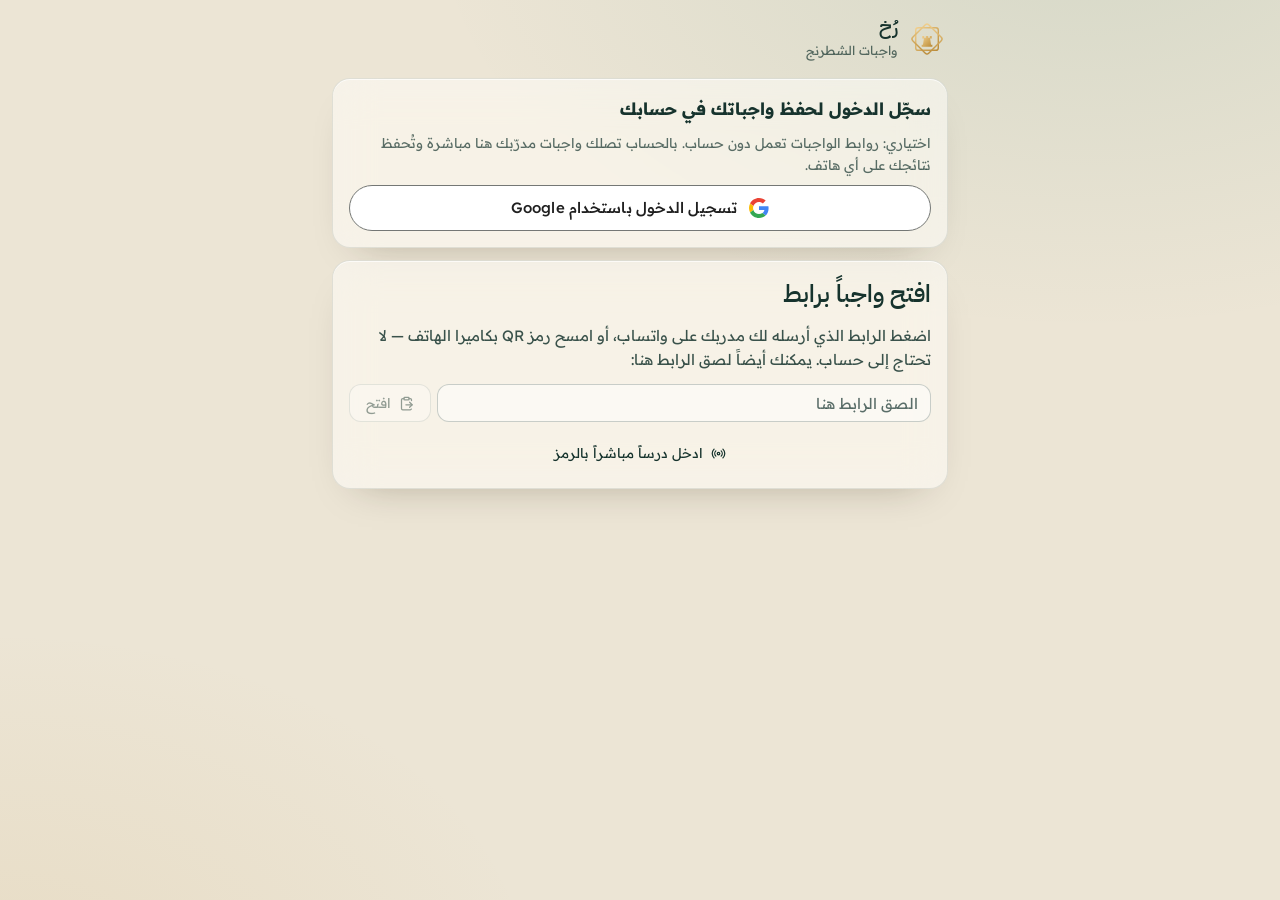
<file: index.html>
<!doctype html>
<html lang="ar" dir="rtl">
  <head>
    <meta charset="UTF-8" />
    <meta name="viewport" content="width=device-width, initial-scale=1.0, viewport-fit=cover" />
    <meta name="theme-color" content="#0f2622" media="(prefers-color-scheme: dark)" />
    <meta name="theme-color" content="#ece5d5" media="(prefers-color-scheme: light)" />
    <meta name="referrer" content="no-referrer" />
    <!-- CSP: scripts/styles only from this site; data goes only to Rukh's Supabase project (https + wss for the live lesson) (+ the public Lichess API to check a username at sign-up). (vite.student.config.ts drops it on the dev server, whose HMR needs inline scripts.) -->
    <meta http-equiv="Content-Security-Policy" content="default-src 'self'; script-src 'self'; style-src 'self' 'unsafe-inline'; img-src 'self' data: blob: https://*.googleusercontent.com; font-src 'self' data:; connect-src 'self' https://zpxppczekpdqszhlkpkg.supabase.co wss://zpxppczekpdqszhlkpkg.supabase.co https://lichess.org; manifest-src 'self'; worker-src 'self'; object-src 'none'; base-uri 'self'; form-action 'self'" />
    <meta name="description" content="رُخ — حلّ واجب الشطرنج الذي أرسله مدربك" />
    <title>رُخ — واجب الشطرنج</title>
    <link rel="icon" href="./icon.svg" />
    <link rel="manifest" href="./manifest.webmanifest" />
    <script type="module" crossorigin src="./assets/student-DGOjOTnN.js"></script>
    <link rel="stylesheet" crossorigin href="./assets/student-C0xGCm7Y.css">
  </head>
  <body>
    <div id="root"></div>
  </body>
</html>
</file>
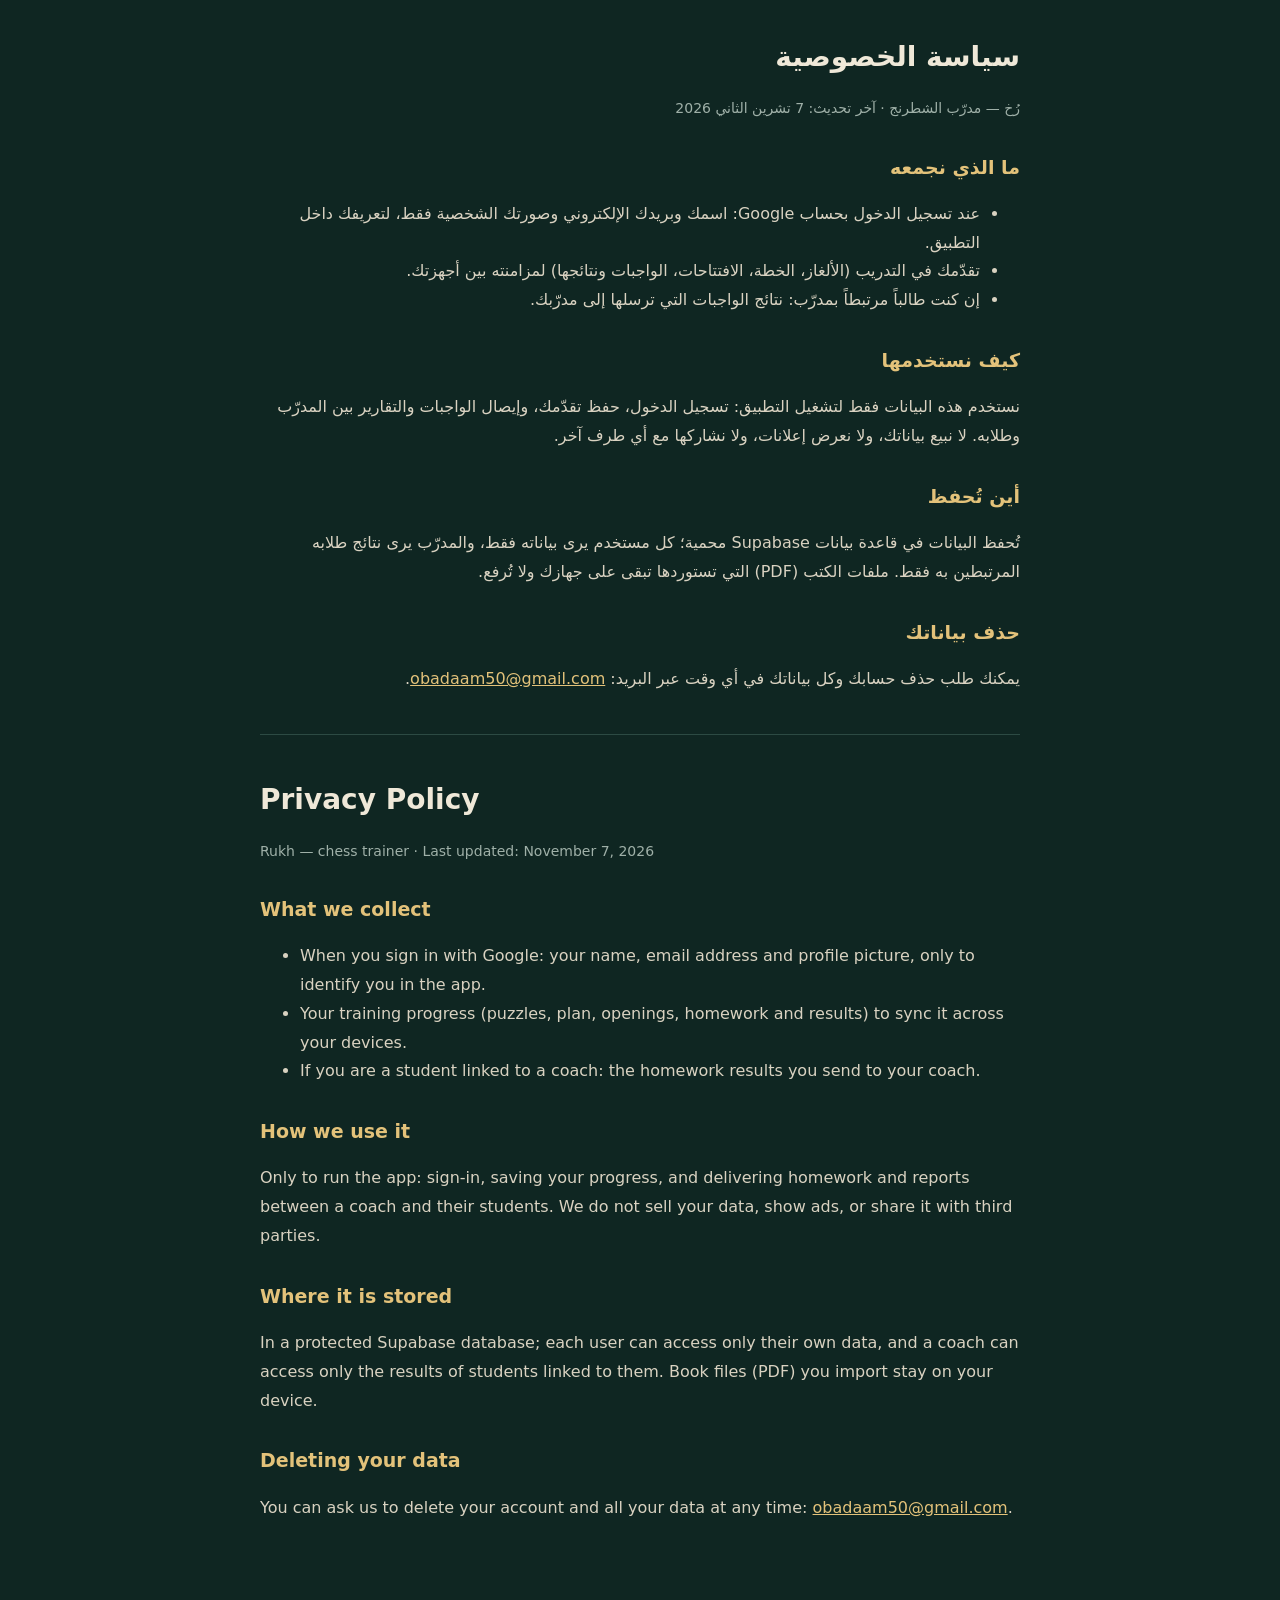
<file: privacy.html>
<!doctype html>
<html lang="ar" dir="rtl">
<head>
<meta charset="utf-8">
<meta name="viewport" content="width=device-width, initial-scale=1">
<title>سياسة الخصوصية — رُخ | Rukh Privacy Policy</title>
<style>
  body { margin: 0; background: #0f2622; color: #efe8d8; font: 16px/1.8 system-ui, "Segoe UI", Tahoma, sans-serif; }
  main { max-width: 760px; margin: 0 auto; padding: 32px 20px 64px; }
  h1 { font-size: 28px; margin: 0 0 4px; } h2 { font-size: 19px; margin: 28px 0 6px; color: #e3c27a; }
  p, li { color: #d9d2c1; } a { color: #e3c27a; } hr { border: 0; border-top: 1px solid #2c4a43; margin: 40px 0; }
  .en { direction: ltr; text-align: left; } .muted { color: #9fb0a8; font-size: 14px; }
</style>
</head>
<body>
<main>
  <h1>سياسة الخصوصية</h1>
  <p class="muted">رُخ — مدرّب الشطرنج · آخر تحديث: 7 تشرين الثاني 2026</p>

  <h2>ما الذي نجمعه</h2>
  <ul>
    <li>عند تسجيل الدخول بحساب Google: اسمك وبريدك الإلكتروني وصورتك الشخصية فقط، لتعريفك داخل التطبيق.</li>
    <li>تقدّمك في التدريب (الألغاز، الخطة، الافتتاحات، الواجبات ونتائجها) لمزامنته بين أجهزتك.</li>
    <li>إن كنت طالباً مرتبطاً بمدرّب: نتائج الواجبات التي ترسلها إلى مدرّبك.</li>
  </ul>

  <h2>كيف نستخدمها</h2>
  <p>نستخدم هذه البيانات فقط لتشغيل التطبيق: تسجيل الدخول، حفظ تقدّمك، وإيصال الواجبات والتقارير بين المدرّب وطلابه. لا نبيع بياناتك، ولا نعرض إعلانات، ولا نشاركها مع أي طرف آخر.</p>

  <h2>أين تُحفظ</h2>
  <p>تُحفظ البيانات في قاعدة بيانات Supabase محمية؛ كل مستخدم يرى بياناته فقط، والمدرّب يرى نتائج طلابه المرتبطين به فقط. ملفات الكتب (PDF) التي تستوردها تبقى على جهازك ولا تُرفع.</p>

  <h2>حذف بياناتك</h2>
  <p>يمكنك طلب حذف حسابك وكل بياناتك في أي وقت عبر البريد: <a href="mailto:obadaam50@gmail.com">obadaam50@gmail.com</a>.</p>

  <hr>
  <div class="en">
    <h1>Privacy Policy</h1>
    <p class="muted">Rukh — chess trainer · Last updated: November 7, 2026</p>
    <h2>What we collect</h2>
    <ul>
      <li>When you sign in with Google: your name, email address and profile picture, only to identify you in the app.</li>
      <li>Your training progress (puzzles, plan, openings, homework and results) to sync it across your devices.</li>
      <li>If you are a student linked to a coach: the homework results you send to your coach.</li>
    </ul>
    <h2>How we use it</h2>
    <p>Only to run the app: sign-in, saving your progress, and delivering homework and reports between a coach and their students. We do not sell your data, show ads, or share it with third parties.</p>
    <h2>Where it is stored</h2>
    <p>In a protected Supabase database; each user can access only their own data, and a coach can access only the results of students linked to them. Book files (PDF) you import stay on your device.</p>
    <h2>Deleting your data</h2>
    <p>You can ask us to delete your account and all your data at any time: <a href="mailto:obadaam50@gmail.com">obadaam50@gmail.com</a>.</p>
  </div>
</main>
</body>
</html>
</file>
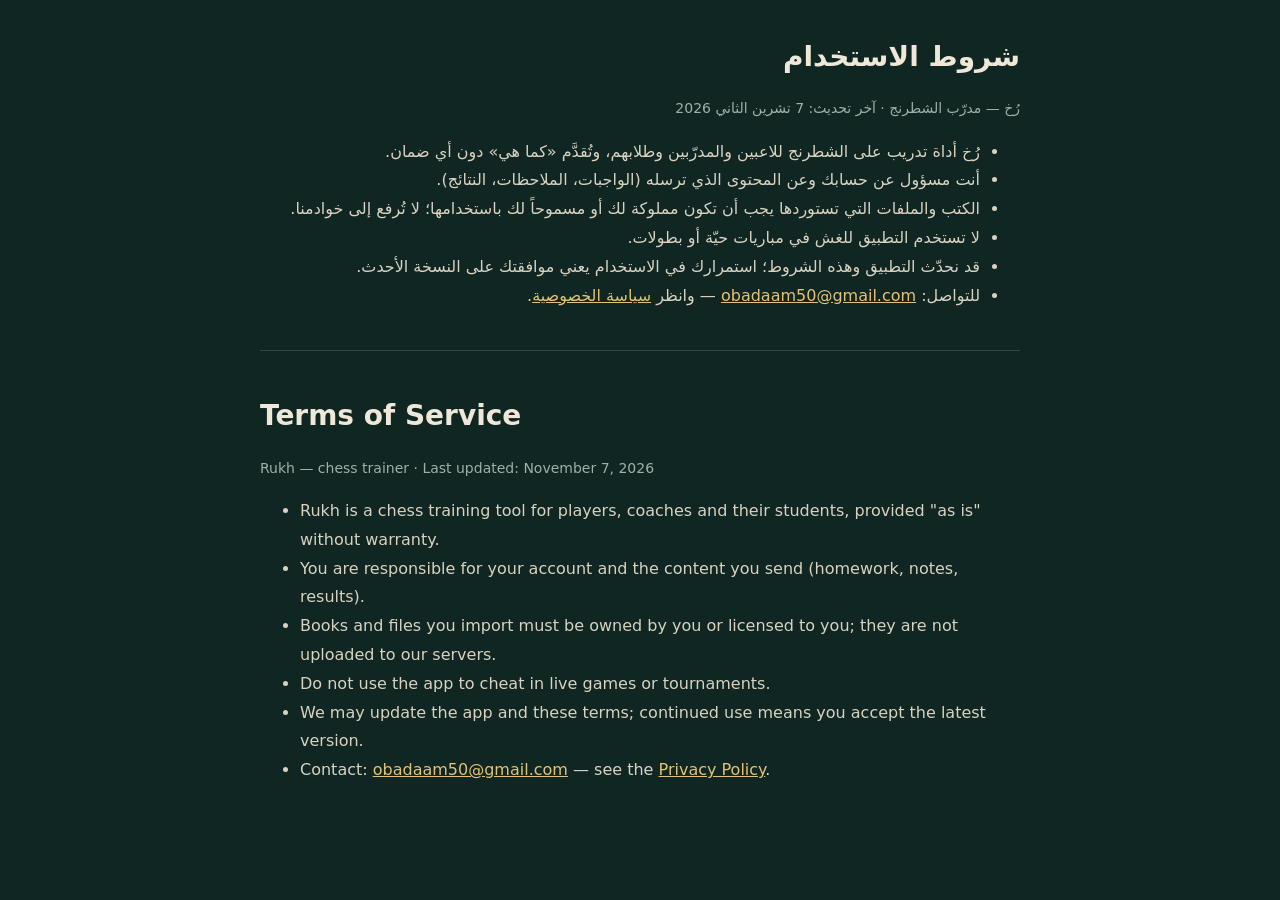
<file: terms.html>
<!doctype html>
<html lang="ar" dir="rtl">
<head>
<meta charset="utf-8">
<meta name="viewport" content="width=device-width, initial-scale=1">
<title>شروط الاستخدام — رُخ | Rukh Terms of Service</title>
<style>
  body { margin: 0; background: #0f2622; color: #efe8d8; font: 16px/1.8 system-ui, "Segoe UI", Tahoma, sans-serif; }
  main { max-width: 760px; margin: 0 auto; padding: 32px 20px 64px; }
  h1 { font-size: 28px; margin: 0 0 4px; } h2 { font-size: 19px; margin: 28px 0 6px; color: #e3c27a; }
  p, li { color: #d9d2c1; } a { color: #e3c27a; } hr { border: 0; border-top: 1px solid #2c4a43; margin: 40px 0; }
  .en { direction: ltr; text-align: left; } .muted { color: #9fb0a8; font-size: 14px; }
</style>
</head>
<body>
<main>
  <h1>شروط الاستخدام</h1>
  <p class="muted">رُخ — مدرّب الشطرنج · آخر تحديث: 7 تشرين الثاني 2026</p>
  <ul>
    <li>رُخ أداة تدريب على الشطرنج للاعبين والمدرّبين وطلابهم، وتُقدَّم «كما هي» دون أي ضمان.</li>
    <li>أنت مسؤول عن حسابك وعن المحتوى الذي ترسله (الواجبات، الملاحظات، النتائج).</li>
    <li>الكتب والملفات التي تستوردها يجب أن تكون مملوكة لك أو مسموحاً لك باستخدامها؛ لا تُرفع إلى خوادمنا.</li>
    <li>لا تستخدم التطبيق للغش في مباريات حيّة أو بطولات.</li>
    <li>قد نحدّث التطبيق وهذه الشروط؛ استمرارك في الاستخدام يعني موافقتك على النسخة الأحدث.</li>
    <li>للتواصل: <a href="mailto:obadaam50@gmail.com">obadaam50@gmail.com</a> — وانظر <a href="privacy.html">سياسة الخصوصية</a>.</li>
  </ul>
  <hr>
  <div class="en">
    <h1>Terms of Service</h1>
    <p class="muted">Rukh — chess trainer · Last updated: November 7, 2026</p>
    <ul>
      <li>Rukh is a chess training tool for players, coaches and their students, provided "as is" without warranty.</li>
      <li>You are responsible for your account and the content you send (homework, notes, results).</li>
      <li>Books and files you import must be owned by you or licensed to you; they are not uploaded to our servers.</li>
      <li>Do not use the app to cheat in live games or tournaments.</li>
      <li>We may update the app and these terms; continued use means you accept the latest version.</li>
      <li>Contact: <a href="mailto:obadaam50@gmail.com">obadaam50@gmail.com</a> — see the <a href="privacy.html">Privacy Policy</a>.</li>
    </ul>
  </div>
</main>
</body>
</html>
</file>
<file: assets/student-C0xGCm7Y.css>
@font-face{font-family:Readex Pro Variable;font-style:normal;font-display:swap;font-weight:160 700;src:url(./readex-pro-arabic-wght-normal-DiwT_uOQ.woff2)format("woff2-variations");unicode-range:U+6??,U+750-77F,U+870-88E,U+890-891,U+897-8E1,U+8E3-8FF,U+200C-200E,U+2010-2011,U+204F,U+2E41,U+FB50-FDFF,U+FE70-FE74,U+FE76-FEFC,U+102E0-102FB,U+10E60-10E7E,U+10EC2-10EC4,U+10EFC-10EFF,U+1EE00-1EE03,U+1EE05-1EE1F,U+1EE21-1EE22,U+1EE24,U+1EE27,U+1EE29-1EE32,U+1EE34-1EE37,U+1EE39,U+1EE3B,U+1EE42,U+1EE47,U+1EE49,U+1EE4B,U+1EE4D-1EE4F,U+1EE51-1EE52,U+1EE54,U+1EE57,U+1EE59,U+1EE5B,U+1EE5D,U+1EE5F,U+1EE61-1EE62,U+1EE64,U+1EE67-1EE6A,U+1EE6C-1EE72,U+1EE74-1EE77,U+1EE79-1EE7C,U+1EE7E,U+1EE80-1EE89,U+1EE8B-1EE9B,U+1EEA1-1EEA3,U+1EEA5-1EEA9,U+1EEAB-1EEBB,U+1EEF0-1EEF1}@font-face{font-family:Readex Pro Variable;font-style:normal;font-display:swap;font-weight:160 700;src:url(./readex-pro-vietnamese-wght-normal-Do5Nl5oc.woff2)format("woff2-variations");unicode-range:U+102-103,U+110-111,U+128-129,U+168-169,U+1A0-1A1,U+1AF-1B0,U+300-301,U+303-304,U+308-309,U+323,U+329,U+1EA0-1EF9,U+20AB}@font-face{font-family:Readex Pro Variable;font-style:normal;font-display:swap;font-weight:160 700;src:url(./readex-pro-latin-ext-wght-normal-CsYMu49W.woff2)format("woff2-variations");unicode-range:U+100-2BA,U+2BD-2C5,U+2C7-2CC,U+2CE-2D7,U+2DD-2FF,U+304,U+308,U+329,U+1D00-1DBF,U+1E00-1E9F,U+1EF2-1EFF,U+2020,U+20A0-20AB,U+20AD-20C0,U+2113,U+2C60-2C7F,U+A720-A7FF}@font-face{font-family:Readex Pro Variable;font-style:normal;font-display:swap;font-weight:160 700;src:url(./readex-pro-latin-wght-normal--ekFhJJC.woff2)format("woff2-variations");unicode-range:U+??,U+131,U+152-153,U+2BB-2BC,U+2C6,U+2DA,U+2DC,U+304,U+308,U+329,U+2000-206F,U+20AC,U+2122,U+2191,U+2193,U+2212,U+2215,U+FEFF,U+FFFD}@font-face{font-family:IBM Plex Sans Arabic;font-style:normal;font-display:swap;font-weight:600;src:url(./ibm-plex-sans-arabic-arabic-600-normal-0pRdybE_.woff2)format("woff2"),url(./ibm-plex-sans-arabic-arabic-600-normal-MJZ0liF5.woff)format("woff");unicode-range:U+6??,U+750-77F,U+870-88E,U+890-891,U+897-8E1,U+8E3-8FF,U+200C-200E,U+2010-2011,U+204F,U+2E41,U+FB50-FDFF,U+FE70-FE74,U+FE76-FEFC,U+102E0-102FB,U+10E60-10E7E,U+10EC2-10EC4,U+10EFC-10EFF,U+1EE00-1EE03,U+1EE05-1EE1F,U+1EE21-1EE22,U+1EE24,U+1EE27,U+1EE29-1EE32,U+1EE34-1EE37,U+1EE39,U+1EE3B,U+1EE42,U+1EE47,U+1EE49,U+1EE4B,U+1EE4D-1EE4F,U+1EE51-1EE52,U+1EE54,U+1EE57,U+1EE59,U+1EE5B,U+1EE5D,U+1EE5F,U+1EE61-1EE62,U+1EE64,U+1EE67-1EE6A,U+1EE6C-1EE72,U+1EE74-1EE77,U+1EE79-1EE7C,U+1EE7E,U+1EE80-1EE89,U+1EE8B-1EE9B,U+1EEA1-1EEA3,U+1EEA5-1EEA9,U+1EEAB-1EEBB,U+1EEF0-1EEF1}@font-face{font-family:IBM Plex Sans Arabic;font-style:normal;font-display:swap;font-weight:600;src:url(./ibm-plex-sans-arabic-cyrillic-ext-600-normal-ABNWglN6.woff2)format("woff2"),url(./ibm-plex-sans-arabic-cyrillic-ext-600-normal-CFFPHiVs.woff)format("woff");unicode-range:U+460-52F,U+1C80-1C8A,U+20B4,U+2DE0-2DFF,U+A640-A69F,U+FE2E-FE2F}@font-face{font-family:IBM Plex Sans Arabic;font-style:normal;font-display:swap;font-weight:600;src:url(./ibm-plex-sans-arabic-latin-ext-600-normal-DjDAeNQD.woff2)format("woff2"),url(./ibm-plex-sans-arabic-latin-ext-600-normal-DT29Q8HW.woff)format("woff");unicode-range:U+100-2BA,U+2BD-2C5,U+2C7-2CC,U+2CE-2D7,U+2DD-2FF,U+304,U+308,U+329,U+1D00-1DBF,U+1E00-1E9F,U+1EF2-1EFF,U+2020,U+20A0-20AB,U+20AD-20C0,U+2113,U+2C60-2C7F,U+A720-A7FF}@font-face{font-family:IBM Plex Sans Arabic;font-style:normal;font-display:swap;font-weight:600;src:url(./ibm-plex-sans-arabic-latin-600-normal-KrqB56Mw.woff2)format("woff2"),url(./ibm-plex-sans-arabic-latin-600-normal-Dk5eISD_.woff)format("woff");unicode-range:U+??,U+131,U+152-153,U+2BB-2BC,U+2C6,U+2DA,U+2DC,U+304,U+308,U+329,U+2000-206F,U+20AC,U+2122,U+2191,U+2193,U+2212,U+2215,U+FEFF,U+FFFD}.cg-wrap{box-sizing:content-box;display:block;position:relative}cg-container{width:100%;height:100%;display:block;position:absolute;top:0}cg-board{-webkit-user-select:none;user-select:none;background-size:cover;width:100%;height:100%;line-height:0;position:absolute;top:0;left:0}.cg-wrap.manipulable cg-board{cursor:pointer}cg-board square{pointer-events:none;width:12.5%;height:12.5%;position:absolute;top:0;left:0}cg-board square.move-dest{pointer-events:auto}cg-board square.last-move{will-change:transform}.cg-wrap piece{z-index:2;will-change:transform;pointer-events:none;background-size:cover;width:12.5%;height:12.5%;position:absolute;top:0;left:0}cg-board piece.dragging{cursor:move;z-index:11!important}piece.anim{z-index:8}piece.fading{z-index:1;opacity:.5}.cg-wrap piece.ghost{opacity:.3}.cg-wrap piece svg{pointer-events:none;z-index:2;opacity:.6;width:100%;height:100%;position:relative;top:0;left:0;overflow:hidden}.cg-wrap cg-auto-pieces,.cg-wrap .cg-shapes,.cg-wrap .cg-custom-svgs,.cg-wrap .cg-shapes-below,.cg-wrap .cg-custom-below{pointer-events:none;width:100%;height:100%;position:absolute;top:0;left:0;overflow:visible}.cg-wrap cg-auto-pieces{z-index:2}.cg-wrap cg-auto-pieces piece{opacity:.3}.cg-wrap .cg-shapes{opacity:.6;z-index:2;overflow:hidden}.cg-wrap .cg-shapes-below{z-index:1;overflow:hidden}.cg-wrap .cg-custom-below{z-index:1}.cg-wrap .cg-custom-svgs{z-index:9}.cg-wrap .cg-custom-svgs svg,.cg-wrap .cg-custom-below svg{overflow:visible}.cg-wrap coords{pointer-events:none;opacity:.8;font-family:sans-serif;font-size:9px;display:flex;position:absolute}.cg-wrap coords.ranks{flex-flow:column-reverse;width:12px;height:100%;top:-20px;left:4px}.cg-wrap coords.ranks.black{flex-flow:column}.cg-wrap coords.ranks.left{align-items:flex-end;left:-15px}.cg-wrap coords.files{text-transform:uppercase;text-align:center;flex-flow:row;width:100%;height:16px;bottom:-4px;left:24px}.cg-wrap coords.files.black{flex-flow:row-reverse}.cg-wrap coords coord{flex:auto}.cg-wrap coords.ranks coord{transform:translateY(39%)}.cg-wrap coords.squares{text-transform:uppercase;text-align:right;flex-flow:column-reverse;width:12.5%;height:100%;bottom:0;left:0}.cg-wrap coords.squares.black{flex-flow:column}.cg-wrap coords.squares.left{text-align:left}.cg-wrap coords.squares coord{padding:6% 4%}.cg-wrap coords.squares.rank2{transform:translate(100%)}.cg-wrap coords.squares.rank3{transform:translate(200%)}.cg-wrap coords.squares.rank4{transform:translate(300%)}.cg-wrap coords.squares.rank5{transform:translate(400%)}.cg-wrap coords.squares.rank6{transform:translate(500%)}.cg-wrap coords.squares.rank7{transform:translate(600%)}.cg-wrap coords.squares.rank8{transform:translate(700%)}.cg-wrap piece.pawn.white{background-image:url([data-uri])}.cg-wrap piece.bishop.white{background-image:url([data-uri])}.cg-wrap piece.knight.white{background-image:url([data-uri])}.cg-wrap piece.rook.white{background-image:url([data-uri])}.cg-wrap piece.queen.white{background-image:url([data-uri])}.cg-wrap piece.king.white{background-image:url([data-uri])}.cg-wrap piece.pawn.black{background-image:url([data-uri])}.cg-wrap piece.bishop.black{background-image:url([data-uri])}.cg-wrap piece.knight.black{background-image:url([data-uri])}.cg-wrap piece.rook.black{background-image:url([data-uri])}.cg-wrap piece.queen.black{background-image:url([data-uri])}.cg-wrap piece.king.black{background-image:url([data-uri])}:root{--bg:#0f2622;--bg-deep:#0a1c19;--bg-glow-a:#40a08229;--bg-glow-b:#d9b26a14;--glass:#efe8d80b;--glass-2:#efe8d813;--glass-3:#efe8d81f;--glass-solid:#15322d;--line:#efe8d817;--line-2:#efe8d82b;--ink:#efe8d8;--ink-2:#efe8d8bd;--ink-3:#efe8d8a3;--ink-4:#efe8d84d;--brass:#d9b26a;--brass-2:#f1d08f;--brass-ink:#2a1e06;--brass-soft:#d9b26a24;--jade:#6fd3a8;--jade-soft:#6fd3a824;--amber:#f2b655;--amber-soft:#f2b65524;--coral:#f5877a;--coral-soft:#f27d6b24;--sky:#8ec5ff;--sky-soft:#8ec5ff24;--violet:#b9a3ff;--orange:#f59b5f;--cls-text-mix:100%;--eval-white:#f3eee2;--eval-black:#1a1a17;--graph-white:#f3eee2d1;--graph-black:#0a100e8c;--graph-mid:#d9b26a8c;--fs-xs:11px;--fs-sm:12.5px;--fs-base:13.5px;--fs-md:15px;--fs-lg:17px;--fs-xl:20px;--fs-2xl:24px;--fs-3xl:30px;--fs-display:34px;--lh-tight:1.25;--lh-snug:1.45;--lh-base:1.6;--lh-relaxed:1.75;--lh-loose:1.9;--r-xs:4px;--r-sm:8px;--r-md:12px;--r-lg:18px;--r-xl:24px;--r-pill:999px;--on-pastel:#10201c;--side-black:#8a9893;--wdl-loss:#3b3b36;--preview-back:#8a8f8b;--paper:#fff;--shadow-panel:0 1px 0 #ffffff0d inset, 0 18px 50px -24px #000000a6;--shadow-board:0 2px 0 #ffffff0f inset, 0 40px 80px -30px #000000bf, 0 0 0 1px #d9b26a38;--shadow-pop:0 40px 100px -30px #000000b3;--shadow-menu:0 24px 60px -24px #0009;--shadow-lift:0 10px 22px -14px #000000b3;--blur:saturate(140%) blur(22px);--track:#efe8d81f;--scrollbar:#efe8d824;--scrollbar-hover:#efe8d83d;--font-ui:"Readex Pro Variable", "Segoe UI", Tahoma, sans-serif;--font-display:"IBM Plex Sans Arabic", "Readex Pro Variable", sans-serif;--titlebar:40px;--nav-w:236px;--lightningcss-light: ;--lightningcss-dark:initial;color-scheme:dark}:root[data-theme=light]{--bg:#ece5d5;--bg-deep:#e2d9c5;--bg-glow-a:#2f7a641f;--bg-glow-b:#be8c321a;--glass:#ffffff80;--glass-2:#ffffffad;--glass-3:#ffffffd9;--glass-solid:#f7f2e7;--line:#16332d1a;--line-2:#16332d38;--ink:#16332d;--ink-2:#16332dd6;--ink-3:#16332db3;--ink-4:#16332d8f;--brass:#855a14;--brass-2:#6e4a0c;--brass-ink:#fff8e8;--brass-soft:#a8792a21;--jade:#146a48;--jade-soft:#1f8a5f1f;--amber:#8a540b;--amber-soft:#b9761a1f;--coral:#b23b2b;--coral-soft:#c94b3a1f;--sky:#2a64a8;--sky-soft:#2f6fb81f;--violet:#6c4fd6;--orange:#b4531a;--graph-white:#fbf8f1;--graph-black:#3b4a45;--cls-text-mix:42%;--wdl-loss:#2c2c28;--shadow-panel:0 1px 0 #ffffffb3 inset, 0 18px 40px -26px #281e0a59;--shadow-board:0 30px 60px -30px #281e0a80, 0 0 0 1px #a8792a4d;--shadow-pop:0 30px 80px -30px #281e0a61;--shadow-menu:0 18px 44px -20px #281e0a59;--shadow-lift:0 10px 20px -14px #281e0a66;--track:#16332d1a;--scrollbar:#16332d33;--scrollbar-hover:#16332d57;--lightningcss-light:initial;--lightningcss-dark: ;color-scheme:light}*,:before,:after{box-sizing:border-box}html,body,#root{height:100%;margin:0}body{font-family:var(--font-ui);font-size:var(--fs-md);line-height:var(--lh-base);color:var(--ink);background:var(--bg);background-image:radial-gradient(1100px 700px at 85% -10%, var(--bg-glow-a), transparent 60%), radial-gradient(900px 600px at 0% 110%, var(--bg-glow-b), transparent 60%);-webkit-font-smoothing:antialiased;font-feature-settings:"tnum" 0;background-attachment:fixed;overflow:hidden}button,input,select,textarea{font:inherit;color:inherit}::selection{background:var(--brass-soft)}a{color:var(--brass)}:focus-visible{outline:2px solid var(--brass);outline-offset:2px;border-radius:var(--r-sm)}::-webkit-scrollbar{width:10px;height:10px}::-webkit-scrollbar-thumb{background:var(--scrollbar);border-radius:var(--r-sm);background-clip:padding-box;border:3px solid #0000}::-webkit-scrollbar-thumb:hover{background-color:var(--scrollbar-hover)}::-webkit-scrollbar-track{background:0 0}h1,h2,h3,h4{font-weight:600;line-height:var(--lh-tight);margin:0}.display{font-family:var(--font-display);letter-spacing:0;font-weight:600}.num{font-variant-numeric:tabular-nums}.ltr{direction:ltr;unicode-bidi:isolate}.muted{color:var(--ink-3)}.soft{color:var(--ink-2)}.app{grid-template-columns:var(--nav-w) minmax(0, 1fr);grid-template-rows:var(--titlebar) minmax(0, 1fr);height:100%;display:grid}.titlebar{-webkit-app-region:drag;font-size:var(--fs-sm);color:var(--ink-3);border-bottom:1px solid var(--line);background:color-mix(in srgb, var(--bg) 82%, transparent);grid-column:1/-1;align-items:center;gap:14px;padding-inline-start:20px;padding-inline-end:150px;display:flex}:root[dir=rtl] .titlebar{padding-inline-start:150px;padding-inline-end:18px}.titlebar .crumb{color:var(--ink-2)}.titlebar .grow{flex:1}.titlebar button{-webkit-app-region:no-drag}.brand{align-items:center;gap:12px;padding:4px 10px 18px;display:flex}.brand-mark{flex:none;width:38px;height:38px}.brand-name{font-family:var(--font-display);color:var(--ink);font-size:26px;line-height:1}.brand-sub{font-size:var(--fs-xs);color:var(--ink-3);margin-top:4px}.main{min-width:0;min-height:0;position:relative;overflow:hidden}.page{height:100%;padding:28px 34px 40px;overflow-y:auto}.page.fill{flex-direction:column;padding:18px 26px;display:flex;overflow:hidden}.page-head{flex-wrap:wrap;align-items:flex-end;gap:18px;margin-bottom:22px;display:flex}.page-head h1{font-family:var(--font-display);font-size:var(--fs-display);font-weight:600}.page-head .lede{color:var(--ink-3);font-size:var(--fs-md);max-width:70ch;margin-top:4px}.page-head .actions{align-items:center;gap:10px;margin-inline-start:auto;display:flex}.panel{background:var(--glass);border:1px solid var(--line);border-radius:var(--r-lg);box-shadow:var(--shadow-panel);-webkit-backdrop-filter:var(--blur);backdrop-filter:var(--blur)}.panel.pad{padding:18px 20px}.panel-title{font-size:var(--fs-base);color:var(--ink-3);align-items:center;gap:8px;margin-bottom:10px;display:flex}.section-title{font-family:var(--font-display);font-size:var(--fs-xl);margin:30px 0 14px}.divider{background:var(--line);height:1px;margin:14px 0}.btn{border-radius:var(--r-md);border:1px solid var(--line-2);background:var(--glass-2);height:38px;color:var(--ink);cursor:pointer;font-size:var(--fs-base);white-space:nowrap;justify-content:center;align-items:center;gap:8px;padding:0 16px;transition:background .15s,border-color .15s,transform 80ms;display:inline-flex}.btn:hover{background:var(--glass-3)}.btn:active{transform:translateY(1px)}.btn:disabled{opacity:.45;cursor:not-allowed}.btn.primary{background:linear-gradient(180deg, var(--brass-2), var(--brass));color:var(--brass-ink);border-color:#0000;font-weight:600;box-shadow:0 8px 24px -10px #d9b26a99}:root[data-theme=light] .btn.primary{background:linear-gradient(180deg, var(--brass), var(--brass-2));box-shadow:0 8px 20px -12px #7a52108c}.btn.primary:hover{filter:brightness(1.06)}.btn.ghost{background:0 0;border-color:#0000}.btn.ghost:hover{background:var(--glass-2)}.btn.sm{height:30px;font-size:var(--fs-base);border-radius:var(--r-sm);padding:0 11px}.btn.lg{height:46px;font-size:var(--fs-md);border-radius:var(--r-md);padding:0 22px}.btn.icon{width:38px;padding:0}.btn.sm.icon{width:30px}.btn.danger{color:var(--coral)}.input,.select,.textarea{border-radius:var(--r-md);border:1px solid var(--line-2);background:var(--glass);height:38px;color:var(--ink);outline:none;width:100%;padding:0 12px}.textarea{resize:vertical;height:auto;min-height:90px;line-height:var(--lh-base);padding:10px 12px}.input:focus,.select:focus,.textarea:focus{border-color:var(--brass)}.select option{background:var(--glass-solid)}input::placeholder,textarea::placeholder{color:var(--ink-3);opacity:1}.field{font-size:var(--fs-base);color:var(--ink-3);flex-direction:column;gap:6px;display:flex}.field>span{color:var(--ink-2)}.seg{border-radius:var(--r-md);background:var(--glass);border:1px solid var(--line);gap:2px;padding:3px;display:inline-flex}.seg button{border-radius:var(--r-sm);cursor:pointer;color:var(--ink-3);font-size:var(--fs-base);white-space:nowrap;background:0 0;border:0;padding:6px 13px}.seg button.on{background:var(--glass-3);color:var(--ink)}.chip{border-radius:var(--r-pill);height:26px;font-size:var(--fs-sm);background:var(--glass-2);color:var(--ink-2);border:1px solid var(--line);white-space:nowrap;align-items:center;gap:6px;padding:0 10px;display:inline-flex}button.chip{cursor:pointer}button.chip.on{background:var(--brass-soft);border-color:color-mix(in srgb, var(--brass) 50%, transparent);color:var(--ink)}.chip.jade{background:var(--jade-soft);color:var(--jade);border-color:#0000}.chip.coral{background:var(--coral-soft);color:var(--coral);border-color:#0000}.chip.amber{background:var(--amber-soft);color:var(--amber);border-color:#0000}.chip.sky{background:var(--sky-soft);color:var(--sky);border-color:#0000}:root[data-theme=light] .chip.brass{color:var(--brass-2)}:root[data-theme=light] .chip.jade{color:color-mix(in srgb, var(--jade) 78%, var(--ink))}:root[data-theme=light] .chip.coral{color:color-mix(in srgb, var(--coral) 80%, var(--ink))}:root[data-theme=light] .chip.amber{color:color-mix(in srgb, var(--amber) 78%, var(--ink))}:root[data-theme=light] .chip.sky{color:color-mix(in srgb, var(--sky) 78%, var(--ink))}.chip.brass{background:var(--brass-soft);color:var(--brass);border-color:#0000}.badge{border-radius:var(--r-sm);background:var(--brass);min-width:20px;height:20px;color:var(--brass-ink);font-size:var(--fs-xs);justify-content:center;align-items:center;padding:0 6px;font-weight:700;display:inline-flex}.progress{border-radius:var(--r-sm);background:var(--track);height:6px;overflow:hidden}.progress>i{border-radius:var(--r-sm);background:linear-gradient(90deg, var(--brass), var(--brass-2));height:100%;transition:width .5s;display:block}:root[dir=rtl] .progress>i{margin-inline-start:0}.tabs{border-bottom:1px solid var(--line);gap:4px;margin-bottom:12px;display:flex}.tabs button{color:var(--ink-3);cursor:pointer;font-size:var(--fs-base);background:0 0;border:0;border-bottom:2px solid #0000;margin-bottom:-1px;padding:9px 12px}.tabs button.on{color:var(--ink);border-bottom-color:var(--brass)}.grid{gap:16px;display:grid}.cards{grid-template-columns:repeat(auto-fill,minmax(260px,1fr));gap:14px;display:grid}.row{align-items:center;gap:10px;display:flex}.row.wrap{flex-wrap:wrap}.col{flex-direction:column;gap:10px;display:flex}.spacer{flex:1}.tile{text-align:start;border-radius:var(--r-lg);border:1px solid var(--line);background:var(--glass);cursor:pointer;color:inherit;flex-direction:column;gap:8px;padding:16px 18px;transition:border-color .15s,background .15s;display:flex}.tile:hover{border-color:var(--line-2);background:var(--glass-2)}.tile h3{font-size:var(--fs-lg);font-weight:600}.tile p{color:var(--ink-3);font-size:var(--fs-base);line-height:var(--lh-base);margin:0}.empty{text-align:center;color:var(--ink-3);padding:40px 20px}.empty h3{color:var(--ink-2);font-size:var(--fs-lg);margin-bottom:6px}.prose{font-size:var(--fs-md);line-height:var(--lh-loose);color:var(--ink-2);max-width:72ch}.prose p{margin:0 0 12px}.prose strong{color:var(--ink);font-weight:600}.prose ul,.prose ol{margin:0 0 12px;padding-inline-start:22px}.prose li{margin-bottom:4px}.prose h3,.prose h4{color:var(--ink);font-size:var(--fs-lg);margin:16px 0 8px}.prose code,.san{font-family:var(--font-ui);color:var(--ink);direction:ltr;unicode-bidi:isolate;font-weight:600}.tip{border-inline-start:3px solid var(--brass);background:var(--brass-soft);border-radius:var(--r-md);color:var(--ink);margin:6px 0 14px;padding:12px 16px}.tip .prose{color:var(--ink)}.toast-wrap{bottom:22px;z-index:100;pointer-events:none;flex-direction:column;gap:8px;display:flex;position:fixed;transform:translate(50%)}.toast-wrap:not(:-webkit-any(:lang(ae),:lang(ar),:lang(arc),:lang(bcc),:lang(bqi),:lang(ckb),:lang(dv),:lang(fa),:lang(glk),:lang(he),:lang(ku),:lang(mzn),:lang(nqo),:lang(pnb),:lang(ps),:lang(sd),:lang(ug),:lang(ur),:lang(yi))){left:50%}.toast-wrap:not(:is(:lang(ae),:lang(ar),:lang(arc),:lang(bcc),:lang(bqi),:lang(ckb),:lang(dv),:lang(fa),:lang(glk),:lang(he),:lang(ku),:lang(mzn),:lang(nqo),:lang(pnb),:lang(ps),:lang(sd),:lang(ug),:lang(ur),:lang(yi))){left:50%}.toast-wrap:-webkit-any(:lang(ae),:lang(ar),:lang(arc),:lang(bcc),:lang(bqi),:lang(ckb),:lang(dv),:lang(fa),:lang(glk),:lang(he),:lang(ku),:lang(mzn),:lang(nqo),:lang(pnb),:lang(ps),:lang(sd),:lang(ug),:lang(ur),:lang(yi)){right:50%}.toast-wrap:is(:lang(ae),:lang(ar),:lang(arc),:lang(bcc),:lang(bqi),:lang(ckb),:lang(dv),:lang(fa),:lang(glk),:lang(he),:lang(ku),:lang(mzn),:lang(nqo),:lang(pnb),:lang(ps),:lang(sd),:lang(ug),:lang(ur),:lang(yi)){right:50%}:root[dir=ltr] .toast-wrap{transform:translate(-50%)}.toast{pointer-events:auto;background:var(--glass-solid);border:1px solid var(--line-2);border-radius:var(--r-md);box-shadow:var(--shadow-panel);font-size:var(--fs-base);padding:11px 18px}.modal-back{-webkit-backdrop-filter:blur(6px);backdrop-filter:blur(6px);z-index:80;background:#050f0d8c;place-items:center;display:grid;position:fixed;top:0;bottom:0;left:0;right:0}.modal{background:var(--glass-solid);border:1px solid var(--line-2);border-radius:var(--r-xl);width:min(560px,100vw - 40px);max-height:calc(100vh - 80px);box-shadow:var(--shadow-pop);padding:24px 26px;overflow:auto}.modal h2{font-family:var(--font-display);font-size:var(--fs-2xl);margin-bottom:16px}@media (prefers-reduced-motion:reduce){*,:before,:after{transition-duration:.01ms!important;animation-duration:.01ms!important}}.content-link{background:var(--brass-soft);color:var(--ink);border-radius:var(--r-sm);cursor:pointer;font:inherit;text-decoration:underline;-webkit-text-decoration-color:color-mix(in srgb, var(--brass) 60%, transparent);text-decoration-color:color-mix(in srgb, var(--brass) 60%, transparent);text-underline-offset:3px;border:0;padding:1px 8px;font-weight:600}.content-link:hover{background:color-mix(in srgb, var(--brass) 25%, transparent)}.more-menu{position:relative}.more-menu-pop{top:calc(100% + 6px);z-index:80;background:var(--glass-solid);border:1px solid var(--line-2);border-radius:var(--r-md);min-width:190px;box-shadow:var(--shadow-menu);flex-direction:column;gap:2px;padding:6px;display:flex;position:absolute}.more-menu-pop:not(:-webkit-any(:lang(ae),:lang(ar),:lang(arc),:lang(bcc),:lang(bqi),:lang(ckb),:lang(dv),:lang(fa),:lang(glk),:lang(he),:lang(ku),:lang(mzn),:lang(nqo),:lang(pnb),:lang(ps),:lang(sd),:lang(ug),:lang(ur),:lang(yi))){right:0}.more-menu-pop:not(:is(:lang(ae),:lang(ar),:lang(arc),:lang(bcc),:lang(bqi),:lang(ckb),:lang(dv),:lang(fa),:lang(glk),:lang(he),:lang(ku),:lang(mzn),:lang(nqo),:lang(pnb),:lang(ps),:lang(sd),:lang(ug),:lang(ur),:lang(yi))){right:0}.more-menu-pop:-webkit-any(:lang(ae),:lang(ar),:lang(arc),:lang(bcc),:lang(bqi),:lang(ckb),:lang(dv),:lang(fa),:lang(glk),:lang(he),:lang(ku),:lang(mzn),:lang(nqo),:lang(pnb),:lang(ps),:lang(sd),:lang(ug),:lang(ur),:lang(yi)){left:0}.more-menu-pop:is(:lang(ae),:lang(ar),:lang(arc),:lang(bcc),:lang(bqi),:lang(ckb),:lang(dv),:lang(fa),:lang(glk),:lang(he),:lang(ku),:lang(mzn),:lang(nqo),:lang(pnb),:lang(ps),:lang(sd),:lang(ug),:lang(ur),:lang(yi)){left:0}.more-menu-pop button{border-radius:var(--r-sm);color:var(--ink-2);font-size:var(--fs-base);text-align:start;white-space:nowrap;cursor:pointer;background:0 0;border:0;align-items:center;gap:10px;padding:8px 10px;display:flex}.more-menu-pop button:hover{background:var(--glass-2);color:var(--ink);outline:none}.more-menu-pop button:focus-visible{background:var(--glass-2);color:var(--ink);outline:none}.more-menu-pop button:disabled{opacity:.5;cursor:default}.more-menu-pop button.danger{color:var(--coral)}.board-shell{direction:ltr;align-items:stretch;gap:10px;display:flex;position:relative}.board-frame{aspect-ratio:1;background:linear-gradient(145deg, #ffffff12, #fff0 40%), var(--frame,#10302a);box-shadow:var(--shadow-board);border-radius:16px;flex:none;padding:10px;position:relative}.board-frame .cg-wrap{border-radius:6px;width:100%;height:100%;overflow:hidden}.board-frame cg-container{border-radius:6px}cg-board{--light:#e8e0cb;--dark:#3c7a66;background-color:var(--dark);background-image:var(--texture,none), conic-gradient(var(--dark) 0 90deg, var(--light) 90deg 180deg, var(--dark) 180deg 270deg, var(--light) 270deg);background-blend-mode:var(--blend,soft-light), normal;background-size:100% 100%,25% 25%}.board-frame[data-board=malachite]{--frame:linear-gradient(160deg, #164238, #0c2520)}.board-frame[data-board=malachite] cg-board{--light:#e9e2cf;--dark:#2f7461;--texture:url(./stone-4E5svG4j.svg);--blend:soft-light}.board-frame[data-board=walnut]{--frame:linear-gradient(160deg, #4a2f1b, #2a190d)}.board-frame[data-board=walnut] cg-board{--light:#e8c9a0;--dark:#a26d43;--texture:url(./wood-DWBM-19f.svg);--blend:multiply}.board-frame[data-board=marble]{--frame:linear-gradient(160deg, #3b3f47, #23262c)}.board-frame[data-board=marble] cg-board{--light:#eeece6;--dark:#8d939c;--texture:url(./stone-4E5svG4j.svg);--blend:soft-light}.board-frame[data-board=ocean]{--frame:linear-gradient(160deg, #1d3448, #101f2c)}.board-frame[data-board=ocean] cg-board{--light:#dee3e6;--dark:#7d9db3;--texture:none}.board-frame[data-board=classic]{--frame:linear-gradient(160deg, #3b4a2a, #222b17)}.board-frame[data-board=classic] cg-board{--light:#eeeed2;--dark:#769656;--texture:none}cg-board square.last-move{background-color:#f1d08f6b}cg-board square.selected{background-color:#f1d08f8c}cg-board square.move-dest{background:radial-gradient(#0c28226b 20%,#0000 22%)}cg-board square.move-dest:hover{background:#f1d08f59}cg-board square.oc.move-dest{background:radial-gradient(#0000 0% 79%,#0c282261 80%)}cg-board square.premove-dest{background:radial-gradient(#4678c873 20%,#0000 22%)}cg-board square.current-premove{background-color:#4678c866}cg-board square.check{background:radial-gradient(#ff4632f2 0%,#e6281e99 30%,#c8000000 75%)}cg-board square.hint-good{box-shadow:inset 0 0 0 4px #6fd3a8d9}cg-board square.hint-bad{box-shadow:inset 0 0 0 4px #f27d6bd9}cg-board square.hint-from{background-color:#8ec5ff66}.cg-wrap piece{filter:drop-shadow(0 3px 2px #00000047)}.cg-wrap piece.dragging{filter:drop-shadow(0 10px 8px #00000059)}.cg-wrap coords{font-family:var(--font-ui);opacity:.9;font-size:clamp(8px,1.5cqw,12px);font-weight:700}.cg-wrap coords coord{color:#2c5f50!important;text-shadow:none!important}.cg-wrap coords coord.coord-dark,.cg-wrap coords.ranks:not(.left) coord.coord-light{color:#efe8d8!important}.cg-wrap coords.ranks:not(.left) coord.coord-dark{color:#2c5f50!important}.cg-wrap coords.files{text-transform:none;z-index:3;height:auto;line-height:1;bottom:0;left:0}.cg-wrap coords.files coord{text-align:right;flex:1 1 0;padding:0 3px 2px 0}.promo{z-index:20;-webkit-backdrop-filter:blur(3px);backdrop-filter:blur(3px);background:#0614118c;border-radius:6px;place-items:center;display:grid;position:absolute;top:10px;bottom:10px;left:10px;right:10px}.promo-row{border-radius:var(--r-lg);background:var(--glass-solid);border:1px solid var(--line-2);gap:10px;padding:12px;display:flex}.promo-row button{border-radius:var(--r-md);border:1px solid var(--line);background:var(--glass-2) center / 80% no-repeat;cursor:pointer;width:76px;height:76px}.promo-row button:hover{background-color:var(--brass-soft);border-color:var(--brass)}.evalbar{border-radius:var(--r-sm);background:var(--eval-black);flex:none;width:20px;position:relative;overflow:hidden;box-shadow:0 0 0 1px #d9b26a38}.evalbar .fill{background:linear-gradient(180deg, #fffaf0, var(--eval-white));transition:height .55s cubic-bezier(.2,.8,.2,1);position:absolute;bottom:0;left:0;right:0}.evalbar.flipped .fill{top:0;bottom:auto}.evalbar .mid{background:#d9b26a99;height:1px;position:absolute;top:50%;left:0;right:0}.evalbar .label{text-align:center;letter-spacing:-.3px;font-size:9px;font-weight:700;position:absolute;left:0;right:0}.mini-board{aspect-ratio:1;pointer-events:none;border-radius:10px;overflow:hidden;box-shadow:0 0 0 1px #d9b26a2e}.mini-board .cg-wrap{width:100%;height:100%}.mini-board coords{display:none}.page .board-layout{grid-template-columns:minmax(0,1fr) minmax(300px,min(34%,440px));gap:18px}.page .board-layout.wide-side{grid-template-columns:minmax(0,1fr) minmax(320px,min(38%,500px))}@media (max-height:820px){.page.fill:has(>.board-layout){padding-top:12px;padding-bottom:12px}.page.fill:has(>.board-layout)>.page-head{row-gap:8px;margin-bottom:12px}.page.fill:has(>.board-layout)>.page-head h1{font-size:var(--fs-2xl)}.page.fill:has(>.board-layout)>.page-head .lede{font-size:var(--fs-base);margin-top:2px}.page .board-layout .side{gap:10px}}.move-nav{flex-wrap:wrap;justify-content:center;align-items:center;gap:6px;display:flex}.mnav-arrows{direction:ltr;gap:2px;display:inline-flex}.move-nav .btn.icon:disabled{opacity:.35}.move-input{align-items:center;gap:6px;min-width:0;display:inline-flex;position:relative}.move-input .mi-ico{color:var(--ink-3);flex:none}.move-input .input{width:92px;height:30px;font-size:var(--fs-base);text-align:left;padding:0 8px;font-weight:600}.move-input.bad .input{border-color:var(--coral);box-shadow:0 0 0 2px color-mix(in srgb, var(--coral) 25%, transparent)}.move-input .mi-err{z-index:30;border-radius:var(--r-sm);background:var(--glass-solid);border:1px solid color-mix(in srgb, var(--coral) 45%, transparent);width:max-content;max-width:280px;color:var(--ink);font-size:var(--fs-sm);line-height:var(--lh-base);pointer-events:none;padding:5px 9px;position:absolute;bottom:calc(100% + 6px)}.move-input .mi-err:not(:-webkit-any(:lang(ae),:lang(ar),:lang(arc),:lang(bcc),:lang(bqi),:lang(ckb),:lang(dv),:lang(fa),:lang(glk),:lang(he),:lang(ku),:lang(mzn),:lang(nqo),:lang(pnb),:lang(ps),:lang(sd),:lang(ug),:lang(ur),:lang(yi))){right:0}.move-input .mi-err:not(:is(:lang(ae),:lang(ar),:lang(arc),:lang(bcc),:lang(bqi),:lang(ckb),:lang(dv),:lang(fa),:lang(glk),:lang(he),:lang(ku),:lang(mzn),:lang(nqo),:lang(pnb),:lang(ps),:lang(sd),:lang(ug),:lang(ur),:lang(yi))){right:0}.move-input .mi-err:-webkit-any(:lang(ae),:lang(ar),:lang(arc),:lang(bcc),:lang(bqi),:lang(ckb),:lang(dv),:lang(fa),:lang(glk),:lang(he),:lang(ku),:lang(mzn),:lang(nqo),:lang(pnb),:lang(ps),:lang(sd),:lang(ug),:lang(ur),:lang(yi)){left:0}.move-input .mi-err:is(:lang(ae),:lang(ar),:lang(arc),:lang(bcc),:lang(bqi),:lang(ckb),:lang(dv),:lang(fa),:lang(glk),:lang(he),:lang(ku),:lang(mzn),:lang(nqo),:lang(pnb),:lang(ps),:lang(sd),:lang(ug),:lang(ur),:lang(yi)){left:0}.move-input .mi-err:empty{display:none}.page .board-layout>.side{overflow:hidden auto}.board-layout{flex:1;grid-template-columns:minmax(0,1fr) 420px;gap:22px;min-height:0;display:grid}.board-layout.wide-side{grid-template-columns:minmax(0,1fr) 480px}@media (max-width:1280px){.board-layout{grid-template-columns:minmax(0,1fr) 360px}}.stage{justify-content:center;align-items:center;min-width:0;min-height:0;display:flex}.stage-inner{direction:ltr;flex-direction:column;gap:6px;display:flex}.strip{direction:rtl;align-items:center;gap:10px;height:38px;display:flex}.side{flex-direction:column;gap:12px;min-height:0;display:flex;overflow:hidden}.side>.panel{flex:none}.side .grow{flex:1;min-height:0;overflow-y:auto}.player{width:100%;font-size:var(--fs-base);align-items:center;gap:10px;display:flex}.player .avatar{border-radius:var(--r-sm);background:var(--glass-2);border:1px solid var(--line);flex:none;place-items:center;width:30px;height:30px;display:grid}.player .pname{font-weight:600}.player .prating{color:var(--ink-3);font-size:var(--fs-base)}.clock{font-variant-numeric:tabular-nums;font-size:var(--fs-xl);border-radius:var(--r-sm);background:var(--glass-2);border:1px solid var(--line);text-align:center;direction:ltr;min-width:86px;margin-inline-start:auto;padding:3px 12px;font-weight:600}.clock.running{background:var(--brass-soft);border-color:color-mix(in srgb, var(--brass) 60%, transparent);color:var(--ink)}.clock.low{color:var(--coral)}.movelist{font-size:var(--fs-base);border-radius:var(--r-md);overflow-y:auto}.mrow{grid-template-columns:38px 1fr 1fr;align-items:center;display:grid}.mrow:nth-child(odd){background:var(--glass)}.mn{color:var(--ink-4);font-size:var(--fs-sm);text-align:center}.mv{text-align:left;cursor:pointer;border-radius:var(--r-sm);color:var(--ink-2);background:0 0;border:0;align-items:center;gap:4px;padding:5px 8px;font-weight:500;display:flex}.mv:hover{background:var(--glass-2);color:var(--ink)}.mv.cur{background:var(--brass-soft);color:var(--ink);box-shadow:inset 0 0 0 1px color-mix(in srgb, var(--brass) 45%, transparent)}.mv i{font-style:normal;font-weight:700;font-size:var(--fs-sm)}.mv.empty{color:var(--ink-3);cursor:default}.eline{border-radius:var(--r-sm);cursor:pointer;text-align:left;border:0;border-top:1px solid var(--line);background:0 0;align-items:baseline;gap:10px;width:100%;padding:6px 4px;display:flex}.eline:hover{background:var(--glass-2)}.escore{min-width:56px;font-weight:700;font-size:var(--fs-base);border-radius:var(--r-sm);background:var(--glass-3);text-align:center;flex:none;padding:1px 8px}.epv{font-size:var(--fs-base);color:var(--ink-2);white-space:nowrap;text-overflow:ellipsis;overflow:hidden}.ctrls{justify-content:center;gap:6px;display:flex}.feedback{border-radius:var(--r-md);font-size:var(--fs-md);line-height:var(--lh-relaxed);align-items:flex-start;gap:10px;padding:12px 14px;display:flex}.feedback.ok{background:var(--jade-soft);color:var(--ink);border:1px solid color-mix(in srgb, var(--jade) 40%, transparent)}.feedback.bad{background:var(--coral-soft);border:1px solid color-mix(in srgb, var(--coral) 40%, transparent)}.feedback.info{background:var(--glass-2);border:1px solid var(--line)}.feedback.warn{background:var(--amber-soft);border:1px solid color-mix(in srgb, var(--amber) 40%, transparent)}.feedback svg{flex:none;margin-top:3px}.stat{flex-direction:column;gap:2px;display:flex}.stat b{font-size:var(--fs-2xl);font-variant-numeric:tabular-nums;font-weight:600;line-height:var(--lh-tight)}.stat span{font-size:var(--fs-sm);color:var(--ink-3)}.reader{padding-inline-end:6px;overflow-y:auto}.reader .block-diagram{border:1px solid var(--line);border-radius:var(--r-md);cursor:pointer;background:var(--glass);align-items:center;gap:12px;margin:8px 0 16px;padding:10px 12px;transition:border-color .15s;display:flex}.reader .block-diagram:hover{border-color:var(--line-2)}.reader .block-diagram.on{border-color:var(--brass);background:var(--brass-soft)}.reader .block-diagram .mini-wrap{flex:none;width:92px}.list-row{border-radius:var(--r-md);text-align:start;cursor:pointer;width:100%;color:inherit;background:0 0;border:1px solid #0000;align-items:center;gap:12px;padding:11px 14px;display:flex}.list-row:hover{background:var(--glass-2);border-color:var(--line)}.list-row.on{background:var(--brass-soft);border-color:color-mix(in srgb, var(--brass) 40%, transparent)}.list-row .title{font-weight:500}.list-row .sub{font-size:var(--fs-sm);color:var(--ink-3)}.board-frame.mini{border-radius:var(--r-sm);padding:3px;box-shadow:0 0 0 1px #d9b26a2e}.board-frame.mini .cg-wrap{border-radius:var(--r-sm)}.board-frame.mini coords{display:none}.board-frame.mini piece{filter:none}.switch{cursor:pointer;flex:none;width:38px;height:22px;position:relative}.switch input{opacity:0;width:0;height:0;position:absolute}.switch span{border-radius:var(--r-xl);background:var(--track);transition:background .2s;position:absolute;top:0;bottom:0;left:0;right:0}.switch span:after{content:"";top:3px;background:var(--ink);border-radius:50%;width:16px;height:16px;transition:transform .2s;position:absolute}.switch span:not(:-webkit-any(:lang(ae),:lang(ar),:lang(arc),:lang(bcc),:lang(bqi),:lang(ckb),:lang(dv),:lang(fa),:lang(glk),:lang(he),:lang(ku),:lang(mzn),:lang(nqo),:lang(pnb),:lang(ps),:lang(sd),:lang(ug),:lang(ur),:lang(yi))):after{left:3px}.switch span:not(:is(:lang(ae),:lang(ar),:lang(arc),:lang(bcc),:lang(bqi),:lang(ckb),:lang(dv),:lang(fa),:lang(glk),:lang(he),:lang(ku),:lang(mzn),:lang(nqo),:lang(pnb),:lang(ps),:lang(sd),:lang(ug),:lang(ur),:lang(yi))):after{left:3px}.switch span:-webkit-any(:lang(ae),:lang(ar),:lang(arc),:lang(bcc),:lang(bqi),:lang(ckb),:lang(dv),:lang(fa),:lang(glk),:lang(he),:lang(ku),:lang(mzn),:lang(nqo),:lang(pnb),:lang(ps),:lang(sd),:lang(ug),:lang(ur),:lang(yi)):after{right:3px}.switch span:is(:lang(ae),:lang(ar),:lang(arc),:lang(bcc),:lang(bqi),:lang(ckb),:lang(dv),:lang(fa),:lang(glk),:lang(he),:lang(ku),:lang(mzn),:lang(nqo),:lang(pnb),:lang(ps),:lang(sd),:lang(ug),:lang(ur),:lang(yi)):after{right:3px}.switch input:checked+span{background:var(--brass)}.switch input:checked+span:after{background:var(--brass-ink);transform:translate(-16px)}:root[dir=ltr] .switch input:checked+span:after{transform:translate(16px)}.switch input:focus-visible+span{outline:2px solid var(--brass);outline-offset:2px}.range{width:100%;accent-color:var(--brass);height:22px}.check{font-size:var(--fs-base);color:var(--ink-2);cursor:pointer;align-items:center;gap:8px;display:inline-flex}.check input{accent-color:var(--brass);width:16px;height:16px}.ob-choices{grid-template-columns:repeat(3,1fr);gap:10px;display:grid}.ob-choices .tile.on,.tile.on{border-color:var(--brass);background:var(--brass-soft)}.onboard .modal h2{font-size:var(--fs-3xl)}.li-saved{border:1px solid var(--line);border-radius:var(--r-sm);background:var(--glass);min-height:40px;font-size:var(--fs-base);align-items:center;gap:8px;padding:4px 6px 4px 12px;display:flex}.li-saved b{color:var(--ink)}.li-saved .btn{margin-inline-start:auto}.li-label{font-size:var(--fs-base);color:var(--ink-2)}html,body,#root{height:auto;min-height:100%}body{-webkit-tap-highlight-color:transparent;background-attachment:scroll;overflow:hidden auto}.st-page{max-width:640px;padding:max(12px, env(safe-area-inset-top)) 12px max(24px, env(safe-area-inset-bottom));flex-direction:column;gap:12px;margin:0 auto;display:flex}.st-page .panel.pad{padding:16px}.st-center{justify-content:center;align-items:center;min-height:70vh}.st-brand{align-items:center;gap:10px;padding:4px 2px;display:flex}.st-brand b{font-family:var(--font-display);font-size:var(--fs-xl);line-height:1.1;display:block}.st-brand span{font-size:var(--fs-sm);color:var(--ink-3)}.st-h1{font-family:var(--font-display);font-size:var(--fs-2xl);line-height:var(--lh-snug);margin:0}.st-top{display:flex}.st-wide{justify-content:center;width:100%}.st-wa{min-height:52px;font-size:var(--fs-lg);text-decoration:none}.st-wa[aria-disabled=true]{opacity:.5;pointer-events:none}.st-note{border-inline-start:3px solid var(--brass);background:var(--brass-soft);border-radius:var(--r-sm);font-size:var(--fs-md);margin:0;padding:10px 12px}.st-rules{font-size:var(--fs-base);color:var(--ink-2);flex-direction:column;gap:4px;margin:0;padding-inline-start:18px;display:flex}.st-ellipsis{white-space:nowrap;text-overflow:ellipsis;min-width:0;overflow:hidden}.st-solve{padding:max(8px, env(safe-area-inset-top)) 10px max(16px, env(safe-area-inset-bottom));flex-direction:column;align-items:center;gap:10px;max-width:640px;margin:0 auto;display:flex}.st-solve-head{width:100%;font-size:var(--fs-base);flex-direction:column;gap:6px;display:flex}.st-board{touch-action:none;justify-content:center;width:100%;display:flex}.st-board .board-frame{border-radius:var(--r-md);padding:6px}.st-panel{background:var(--glass);border:1px solid var(--line);border-radius:var(--r-lg);flex-direction:column;gap:10px;width:100%;padding:12px 14px;display:flex}.st-prompt{font-size:var(--fs-lg);line-height:var(--lh-snug)}.st-side{border-radius:var(--r-xs);border:1px solid var(--line-2);flex:none;width:14px;height:14px}.st-side.white{background:var(--eval-white)}.st-side.black{background:var(--eval-black)}.st-hint{font-size:var(--fs-base)}.st-expl{font-size:var(--fs-base);margin:0}.st-line{text-align:left;font-size:var(--fs-base);color:var(--ink-2);direction:ltr}.st-panel .btn.lg,.st-page .btn.lg{min-height:48px}.st-works{margin:0;padding:0;list-style:none}.st-work-row{border-top:1px solid var(--line);align-items:center;gap:8px;padding:8px 0;display:flex}.st-work-row:first-child{border-top:0}.st-work-open{text-align:start;cursor:pointer;background:0 0;border:0;flex-direction:column;flex:1;min-width:0;padding:0;display:flex}.st-work-open span{font-size:var(--fs-sm)}.st-report{align-items:stretch}.st-report>div:has(>svg){align-self:center}.st-res{margin:0;padding:0;list-style:none}.st-res li{border-top:1px solid var(--line);font-size:var(--fs-base);align-items:center;gap:8px;padding:7px 0;display:flex}.st-res li:first-child{border-top:0}.st-res-ico{border-radius:50%;flex:none;place-items:center;width:24px;height:24px;display:grid}.st-res li.ok .st-res-ico{background:var(--jade-soft);color:var(--jade)}.st-res li.late .st-res-ico{background:var(--amber-soft);color:var(--amber)}.st-res li.bad .st-res-ico{background:var(--coral-soft);color:var(--coral)}.st-res-t{text-overflow:ellipsis;white-space:nowrap;flex:1;min-width:0;overflow:hidden}.st-res-m{font-size:var(--fs-sm);white-space:nowrap}.st-spin{animation:1s linear infinite st-spin}@keyframes st-spin{to{transform:rotate(360deg)}}.st-toast{bottom:max(20px, env(safe-area-inset-bottom));background:var(--glass-solid);border:1px solid var(--line-2);border-radius:var(--r-pill);font-size:var(--fs-base);box-shadow:var(--shadow-panel);z-index:50;padding:9px 16px;position:fixed;left:50%;transform:translate(-50%)}@media (min-width:900px){.st-solve{padding-top:20px}}.st-guest{font-size:var(--fs-base);flex-wrap:wrap;align-items:center;gap:6px;margin:-4px 0 8px;display:flex}.st-guest .btn{margin-inline-start:auto}.st-gate-back{top:max(10px, env(safe-area-inset-top));z-index:60;position:fixed}.st-gate-back:not(:-webkit-any(:lang(ae),:lang(ar),:lang(arc),:lang(bcc),:lang(bqi),:lang(ckb),:lang(dv),:lang(fa),:lang(glk),:lang(he),:lang(ku),:lang(mzn),:lang(nqo),:lang(pnb),:lang(ps),:lang(sd),:lang(ug),:lang(ur),:lang(yi))){left:10px}.st-gate-back:not(:is(:lang(ae),:lang(ar),:lang(arc),:lang(bcc),:lang(bqi),:lang(ckb),:lang(dv),:lang(fa),:lang(glk),:lang(he),:lang(ku),:lang(mzn),:lang(nqo),:lang(pnb),:lang(ps),:lang(sd),:lang(ug),:lang(ur),:lang(yi))){left:10px}.st-gate-back:-webkit-any(:lang(ae),:lang(ar),:lang(arc),:lang(bcc),:lang(bqi),:lang(ckb),:lang(dv),:lang(fa),:lang(glk),:lang(he),:lang(ku),:lang(mzn),:lang(nqo),:lang(pnb),:lang(ps),:lang(sd),:lang(ug),:lang(ur),:lang(yi)){right:10px}.st-gate-back:is(:lang(ae),:lang(ar),:lang(arc),:lang(bcc),:lang(bqi),:lang(ckb),:lang(dv),:lang(fa),:lang(glk),:lang(he),:lang(ku),:lang(mzn),:lang(nqo),:lang(pnb),:lang(ps),:lang(sd),:lang(ug),:lang(ur),:lang(yi)){right:10px}.st-lesson{border:1px solid var(--line);border-radius:var(--r-sm);background:var(--glass,transparent);overflow:hidden}.st-lesson-h{width:100%;color:inherit;font:inherit;cursor:pointer;text-align:start;background:0 0;border:0;justify-content:space-between;align-items:center;gap:8px;padding:10px 12px;display:flex}.st-lesson-h .muted{font-size:var(--fs-sm)}.st-lesson-md{font-size:var(--fs-md);max-height:46vh;padding:0 12px 10px;overflow-y:auto}.st-lesson-md p,.st-lesson-md ul,.st-lesson-md ol{margin:0 0 8px}.st-lesson-md h4{font-size:var(--fs-md);margin:10px 0 4px}.auth-screen{z-index:60;grid-template-rows:var(--titlebar) minmax(0, 1fr);background:var(--bg);background-image:radial-gradient(900px 620px at 80% -10%, var(--bg-glow-a), transparent 60%), radial-gradient(800px 560px at 0% 110%, var(--bg-glow-b), transparent 60%);display:grid;position:fixed;top:0;bottom:0;left:0;right:0;overflow:hidden}.auth-screen.web{grid-template-rows:0 minmax(0,1fr);position:fixed}.auth-drag{-webkit-app-region:drag}.auth-screen:before{content:"";background:repeating-conic-gradient(var(--glass-2) 0 25%, transparent 0 50%) 0 0 / 72px 72px;pointer-events:none;position:absolute;top:-10%;bottom:-10%;left:-10%;right:-10%;transform:rotate(-8deg);-webkit-mask-image:radial-gradient(closest-side at 50% 46%,#0000008c,#0000 92%);mask-image:radial-gradient(closest-side at 50% 46%,#0000008c,#0000 92%)}.auth-body{place-items:center;padding:24px 16px 32px;display:grid;position:relative;overflow-y:auto}.auth-card{background:var(--glass-solid);border:1px solid var(--line-2);border-radius:var(--r-xl);width:min(440px,100%);box-shadow:var(--shadow-pop), var(--shadow-panel);padding:34px 32px 26px;animation:.45s cubic-bezier(.2,.8,.2,1) both auth-in;position:relative}.auth-card.wide{width:min(600px,100%)}@keyframes auth-in{0%{opacity:0;transform:translateY(10px)scale(.985)}}.auth-hero{text-align:center;flex-direction:column;align-items:center;gap:6px;display:flex}.auth-hero .brand-mark{filter:drop-shadow(0 10px 24px #d9b26a47);width:72px;height:72px;margin-bottom:6px}.auth-title{font-family:var(--font-display);font-size:40px;font-weight:700;line-height:1.05}.auth-tag{color:var(--ink-2);font-size:var(--fs-md)}.auth-values{border-radius:var(--r-lg);background:var(--glass);border:1px solid var(--line);gap:10px;margin:24px 0 22px;padding:14px 16px;list-style:none;display:grid}.auth-values li{font-size:var(--fs-base);color:var(--ink-2);line-height:var(--lh-base);align-items:flex-start;gap:11px;display:flex}.auth-values svg{color:var(--brass);flex:none;margin-top:3px}.auth-actions{flex-direction:column;align-items:stretch;gap:12px;display:flex}.auth-status{font-size:var(--fs-base);color:var(--ink-3);text-align:center;min-height:1.6em}.auth-legal{text-align:center;font-size:var(--fs-sm);color:var(--ink-3);line-height:var(--lh-relaxed);margin-top:18px}.auth-legal a{color:var(--ink-3);text-underline-offset:3px}.auth-legal a:hover{color:var(--brass)}.auth-wait{text-align:center;border-radius:var(--r-lg);background:var(--brass-soft);border:1px solid color-mix(in srgb, var(--brass) 35%, transparent);flex-direction:column;align-items:center;gap:10px;padding:16px 14px;display:flex}.auth-wait b{font-size:var(--fs-md)}.auth-wait p{color:var(--ink-2);font-size:var(--fs-base);line-height:var(--lh-relaxed);margin:0}.auth-spinner{border:3px solid color-mix(in srgb, var(--brass) 25%, transparent);border-top-color:var(--brass);border-radius:50%;width:30px;height:30px;animation:.9s linear infinite auth-spin}@keyframes auth-spin{to{transform:rotate(360deg)}}.gsi-btn{--gsi-bg:#fff;--gsi-border:#747775;--gsi-ink:#1f1f1f;border-radius:var(--r-xl);border:1px solid var(--gsi-border);background:var(--gsi-bg);height:46px;color:var(--gsi-ink);font-family:"Roboto", var(--font-ui);font-size:var(--fs-md);letter-spacing:.1px;cursor:pointer;justify-content:center;align-items:center;gap:12px;width:100%;padding:0 18px;font-weight:500;transition:box-shadow .15s,background .15s;display:inline-flex}.gsi-btn:hover{background:#f8f9fa;box-shadow:0 1px 2px #3c40434d,0 1px 3px 1px #3c404326}.gsi-btn:active{background:#eef0f1}.gsi-btn:disabled{opacity:.6;cursor:not-allowed;box-shadow:none}.gsi-btn svg{flex:none;width:20px;height:20px}.auth-greet{align-items:center;gap:14px;margin-bottom:20px;display:flex}.auth-greet h1{font-family:var(--font-display);font-size:var(--fs-2xl)}.auth-greet p{color:var(--ink-3);font-size:var(--fs-base);margin:2px 0 0}.role-tiles{grid-template-columns:repeat(3,minmax(0,1fr));gap:10px;display:grid}.role-tiles .tile{align-items:flex-start;padding:14px 14px 13px}.role-tiles .tile h3{color:var(--ink)}.role-tiles .tile svg{color:var(--brass)}.role-tiles .tile p{font-size:var(--fs-sm)}.auth-form{gap:16px;display:grid}.auth-form .two{grid-template-columns:repeat(2,minmax(0,1fr));gap:14px;display:grid}.field-hint{font-size:var(--fs-sm);color:var(--ink-3)}@media (max-width:560px){.auth-card{padding:26px 18px 20px}.role-tiles,.auth-form .two{grid-template-columns:1fr}.role-tiles .tile{flex-direction:row;align-items:center;gap:12px}.role-tiles .tile>div{flex-direction:column;gap:2px;display:flex}.auth-title{font-size:var(--fs-display)}}.auth-splash{color:var(--ink-3);font-size:var(--fs-base);flex-direction:column;align-items:center;gap:14px;display:flex}.auth-splash .brand-mark{width:64px;height:64px;animation:1.8s ease-in-out infinite auth-breathe}@keyframes auth-breathe{50%{opacity:.55;transform:scale(.96)}}.avatar{background:var(--brass-soft);color:var(--brass);border:1px solid var(--line-2);border-radius:50%;flex:none;place-items:center;font-weight:600;display:grid;overflow:hidden}:root[data-theme=light] .avatar{color:var(--brass-2)}.avatar img{object-fit:cover;width:100%;height:100%}.nav-bottom{z-index:5;margin-top:auto;margin-inline-start:-12px;margin-inline-end:-12px;background:linear-gradient(to bottom, transparent, var(--bg) 12px);margin-bottom:-14px;padding:12px 12px 14px;position:sticky;bottom:-14px}.acct{margin-top:6px;position:relative}.acct-chip{border-radius:var(--r-md);border:1px solid var(--line);background:var(--glass);width:100%;color:inherit;cursor:pointer;text-align:start;align-items:center;gap:10px;padding:8px 10px;transition:background .15s,border-color .15s;display:flex}.acct-chip:hover,.acct-chip[aria-expanded=true]{background:var(--glass-2);border-color:var(--line-2)}.acct-chip .who{min-width:0;line-height:var(--lh-tight);flex-direction:column;flex:1;display:flex}.acct-chip .who b{font-size:var(--fs-base);white-space:nowrap;text-overflow:ellipsis;font-weight:600;overflow:hidden}.acct-chip .who span{font-size:var(--fs-xs);color:var(--ink-3)}.acct-dot{background:var(--jade);border-radius:50%;flex:none;width:8px;height:8px}.acct-dot.off{background:var(--ink-4)}.acct-dot.warn{background:var(--amber)}.acct-dot.busy{background:var(--sky);animation:1.2s ease-in-out infinite auth-breathe}.acct-menu{left:0;right:0;z-index:70;background:var(--glass-solid);border:1px solid var(--line-2);border-radius:var(--r-lg);box-shadow:var(--shadow-menu);flex-direction:column;gap:2px;padding:8px;animation:.18s ease-out both auth-in;display:flex;position:absolute;bottom:calc(100% + 8px)}.acct-menu .head{border-bottom:1px solid var(--line);font-size:var(--fs-sm);color:var(--ink-3);word-break:break-all;margin-bottom:4px;padding:8px 10px 10px}.acct-menu .head b{color:var(--ink);font-size:var(--fs-base);word-break:normal;display:block}.acct-menu button{border-radius:var(--r-sm);color:var(--ink-2);cursor:pointer;text-align:start;font-size:var(--fs-base);background:0 0;border:0;align-items:center;gap:10px;padding:9px 10px;display:flex}.acct-menu button:hover{background:var(--glass-2);color:var(--ink)}.acct-menu button.danger{color:var(--coral)}.acct-sync{font-size:var(--fs-sm);color:var(--ink-3);align-items:center;gap:8px;padding:6px 10px 2px;display:flex}.acct-pending{border-radius:var(--r-md);border:1px solid color-mix(in srgb, var(--sky) 40%, transparent);background:var(--sky-soft);width:100%;color:var(--ink);font-size:var(--fs-sm);cursor:pointer;text-align:start;align-items:center;gap:8px;margin-top:6px;padding:8px 10px;display:flex}.offline-pill{border-radius:var(--r-pill);background:var(--amber-soft);border:1px solid color-mix(in srgb, var(--amber) 40%, transparent);height:24px;color:var(--ink-2);font-size:var(--fs-sm);align-items:center;gap:6px;padding:0 10px;display:inline-flex}.acct-head{align-items:center;gap:14px;margin-bottom:18px;display:flex}.acct-head b{font-size:var(--fs-lg);display:block}.acct-sync-box{border-radius:var(--r-lg);border:1px solid var(--line);background:var(--glass);gap:8px;margin-top:18px;padding:14px 16px;display:grid}.acct-sync-box .row b{font-weight:600}.sync-choices{gap:10px;margin-top:14px;display:grid}.sync-choices .tile{flex-direction:row;align-items:flex-start;gap:14px}.sync-choices .tile svg{color:var(--brass);flex:none;margin-top:2px}.sync-choices .tile .rec{margin-inline-start:8px}.sa-small{font-size:var(--fs-sm);align-items:center;gap:4px;display:inline-flex}.sa-list{margin:0;padding:0;list-style:none}.sa-hw{border-top:1px solid var(--line);align-items:center;gap:8px;padding:10px 0;display:flex}.sa-hw:first-child{border-top:0}.sa-hw.st-done{opacity:.75}.sa-hw-open{min-width:0;color:inherit;font:inherit;text-align:start;cursor:pointer;background:0 0;border:0;flex-direction:column;flex:1;gap:2px;padding:0;display:flex}.sa-hw-open b{font-size:var(--fs-md)}.sa-hw-open span{font-size:var(--fs-sm)}.sa-hw .chip{height:24px;font-size:var(--fs-sm);flex:none}.sa-coach{align-items:center;gap:10px;padding:4px 0;display:flex}.sa-avatar{object-fit:cover;font-family:var(--font-display);font-size:var(--fs-lg);color:var(--brass);background:var(--brass-soft);border:1px solid color-mix(in srgb, var(--brass) 30%, transparent);border-radius:30%;flex:none;place-items:center;display:inline-grid}.sa-code{text-align:center;letter-spacing:.15em;text-transform:uppercase;font-weight:600}.sa-signin-t{font-size:var(--fs-lg)}.sa-signin .gsi-btn{justify-content:center;align-self:stretch}.sa-me{align-items:center;gap:8px;min-width:0;padding:2px 4px;display:flex}.sa-me .sa-small{text-overflow:ellipsis;white-space:nowrap;display:block;overflow:hidden}.sa-remind{border-radius:var(--r-md);border:1px solid var(--brass);background:var(--brass-soft);align-items:flex-start;gap:10px;margin-bottom:10px;padding:10px 12px;display:flex}.sa-remind-ico{color:var(--brass);flex:none;margin-top:2px}.sa-remind-body{min-width:0;color:inherit;font:inherit;text-align:start;cursor:pointer;background:0 0;border:0;flex-direction:column;flex:1;gap:2px;padding:0;display:flex}.sa-remind-body span{font-size:var(--fs-base);line-height:1.6}.sa-remind-body small{font-size:var(--fs-xs)}.sa-hw-remind{color:var(--brass);align-items:center;gap:4px;display:inline-flex;font-size:var(--fs-xs)!important}.board-overlay-host{--dl-inset:10px}.draw-layer{inset:var(--dl-inset,10px);width:calc(100% - 2 * var(--dl-inset,10px));height:calc(100% - 2 * var(--dl-inset,10px));z-index:4;pointer-events:none;touch-action:auto;position:absolute;overflow:visible}.draw-layer.on{pointer-events:auto;touch-action:none;cursor:crosshair}.draw-layer.on.tool-eraser{cursor:cell}.draw-layer .dl-stroke{fill:none;stroke-linecap:round;stroke-linejoin:round;opacity:.88}.draw-layer .dl-arrow-preview{opacity:.6;stroke-linecap:round}cg-board square.dl-sq-green{background:#3fbf868c}cg-board square.dl-sq-red{background:#e8604c94}cg-board square.dl-sq-blue{background:#4f96e88c}cg-board square.dl-sq-yellow{background:#e6b33c99}.draw-bar{scrollbar-width:none;align-items:center;gap:8px;width:100%;min-width:0;display:flex;overflow-x:auto}.draw-bar .db-group{border-radius:var(--r-sm);background:var(--glass);border:1px solid var(--line);flex:none;align-items:center;gap:2px;padding:2px;display:flex}.draw-bar .db-btn{width:30px;height:28px;color:var(--ink-2);cursor:pointer;background:0 0;border:0;border-radius:6px;place-items:center;display:grid}.draw-bar .db-btn:hover:not(:disabled){background:var(--glass-2);color:var(--ink)}.draw-bar .db-btn.on{background:var(--brass-soft);color:var(--brass);box-shadow:inset 0 0 0 1px color-mix(in srgb, var(--brass) 45%, transparent)}.draw-bar .db-btn:disabled{opacity:.35;cursor:default}.draw-bar .db-btn:focus-visible{outline:2px solid var(--brass);outline-offset:1px}.draw-bar .db-swatch:focus-visible{outline:2px solid var(--brass);outline-offset:1px}.draw-bar .db-swatch{background:var(--sw);cursor:pointer;border:2px solid #0000;border-radius:50%;width:22px;height:22px;margin:0 2px;box-shadow:inset 0 0 0 1px #00000040}.draw-bar .db-swatch.on{border-color:var(--ink);transform:scale(1.08)}.draw-bar .db-width span{background:currentColor;border-radius:3px;width:16px;display:block}.board-frame.drawing cg-board{cursor:crosshair}.projector{background:var(--bg);--fs-sm:15px;--fs-base:17px;--fs-md:19px;--fs-lg:23px;--fs-xl:27px;--fs-2xl:32px}.projector[data-proj=dark]{--bg:#000;--bg-deep:#000;--glass:#ffffff0f;--glass-2:#ffffff1a;--glass-3:#ffffff29;--glass-solid:#111;--line:#ffffff38;--line-2:#ffffff5c;--ink:#fff;--ink-2:#ffffffeb;--ink-3:#ffffffd1;--ink-4:#ffffff8c;--brass:#ffcf6e;--brass-2:#ffe1a3;--brass-ink:#1d1400;--brass-soft:#ffcf6e2e;--lightningcss-light: ;--lightningcss-dark:initial;color-scheme:dark;color:var(--ink)}.projector[data-proj=light]{--bg:#fff;--bg-deep:#f3f3f3;--glass:#00000009;--glass-2:#0000000f;--glass-3:#0000001a;--glass-solid:#fff;--line:#0000002e;--line-2:#00000052;--ink:#000;--ink-2:#000000e6;--ink-3:#000000c7;--ink-4:#0000008c;--brass:#7a4d00;--brass-2:#5e3b00;--brass-ink:#fff;--brass-soft:#7a4d001f;--jade:#0b7a4b;--coral:#b3261e;--amber:#8a5a00;--lightningcss-light:initial;--lightningcss-dark: ;color-scheme:light;color:var(--ink)}.projector .panel{-webkit-backdrop-filter:none;backdrop-filter:none}.projector .cg-wrap coords{opacity:1;font-size:clamp(13px,2.5cqw,30px);font-weight:800}.projector .cg-wrap coords coord{color:#10241f!important}.projector .cg-wrap coords coord.coord-dark,.projector .cg-wrap coords.ranks:not(.left) coord.coord-light{color:#fff!important}.projector .cg-wrap coords.ranks:not(.left) coord.coord-dark{color:#10241f!important}.projector .movelist{font-size:var(--fs-lg)}.projector .movelist .mv{padding-block-start:4px;padding-block-end:4px}.projector[data-laser="1"] .board-overlay-host,.projector[data-laser="1"] cg-board{cursor:none}.proj-ctrls{gap:2px;display:inline-flex}.proj-ctrls .btn.on{color:var(--brass);background:var(--brass-soft)}.laser-dot{pointer-events:none;z-index:9000;background:radial-gradient(circle,#fff 0 18%,#ff2a2a 30%,#ff1e1ed9 52%,#ff1e1e00 72%);border-radius:50%;width:18px;height:18px;position:fixed;top:-9px;left:-9px;box-shadow:0 0 18px 6px #ff28288c}.proj-blank{z-index:8000;cursor:pointer;place-items:end center;padding-bottom:24px;display:grid;position:fixed;top:0;bottom:0;left:0;right:0}.proj-blank.black{color:#ffffff2e;background:#000}.proj-blank.white{color:#0003;background:#fff}.proj-blank span{font-size:13px}.proj-hint{bottom:18px;z-index:7000;border-radius:var(--r-pill);color:#fff;pointer-events:none;background:#000000c7;padding:8px 14px;font-size:14px;animation:.6s 3.9s forwards proj-hint-out;position:fixed;transform:translate(50%)}.proj-hint:not(:-webkit-any(:lang(ae),:lang(ar),:lang(arc),:lang(bcc),:lang(bqi),:lang(ckb),:lang(dv),:lang(fa),:lang(glk),:lang(he),:lang(ku),:lang(mzn),:lang(nqo),:lang(pnb),:lang(ps),:lang(sd),:lang(ug),:lang(ur),:lang(yi))){left:50%}.proj-hint:not(:is(:lang(ae),:lang(ar),:lang(arc),:lang(bcc),:lang(bqi),:lang(ckb),:lang(dv),:lang(fa),:lang(glk),:lang(he),:lang(ku),:lang(mzn),:lang(nqo),:lang(pnb),:lang(ps),:lang(sd),:lang(ug),:lang(ur),:lang(yi))){left:50%}.proj-hint:-webkit-any(:lang(ae),:lang(ar),:lang(arc),:lang(bcc),:lang(bqi),:lang(ckb),:lang(dv),:lang(fa),:lang(glk),:lang(he),:lang(ku),:lang(mzn),:lang(nqo),:lang(pnb),:lang(ps),:lang(sd),:lang(ug),:lang(ur),:lang(yi)){right:50%}.proj-hint:is(:lang(ae),:lang(ar),:lang(arc),:lang(bcc),:lang(bqi),:lang(ckb),:lang(dv),:lang(fa),:lang(glk),:lang(he),:lang(ku),:lang(mzn),:lang(nqo),:lang(pnb),:lang(ps),:lang(sd),:lang(ug),:lang(ur),:lang(yi)){right:50%}.proj-hint b{font-family:var(--font-ui);background:#ffffff29;border-radius:4px;padding:0 4px}@keyframes proj-hint-out{to{opacity:0}}.projector .board-layout,.projector .board-layout.wide-side{grid-template-columns:minmax(0,1fr) minmax(260px,24vw)}.projector .proj-side-cap{font-size:var(--fs-xl);line-height:var(--lh-snug);white-space:pre-wrap;margin:0;font-weight:600}.qr-screen{z-index:9500;color:#000;--lightningcss-light:initial;--lightningcss-dark: ;color-scheme:light;background:#fff;flex-direction:column;display:flex;position:fixed;top:0;bottom:0;left:0;right:0}.qr-screen-bar{margin-top:var(--titlebar);justify-content:flex-end;gap:6px;padding:10px 14px;display:flex}.qr-x{color:#000;cursor:pointer;background:#fff;border:1px solid #00000026;border-radius:50%;place-items:center;width:44px;height:44px;display:grid}.qr-x:hover{background:#f1f1f1}.qr-x:focus-visible{outline-offset:2px;outline:3px solid #1f6feb}.qr-screen-body{flex:1;justify-content:center;align-items:center;gap:5vw;min-height:0;padding:0 4vw 4vh;display:flex}.qr-screen.tall .qr-screen-body{flex-direction:column;gap:3vh}.qr-screen canvas{image-rendering:pixelated;display:block}.qr-screen-text{text-align:start;flex-direction:column;gap:1.4vh;max-width:44vw;display:flex}.qr-screen.tall .qr-screen-text{text-align:center;align-items:center;max-width:none}.qr-screen h2{font-family:var(--font-display);margin:0;font-size:clamp(26px,4.6vh,56px);line-height:1.2}.qr-how,.qr-or{color:#333;margin:0;font-size:clamp(16px,2.6vh,30px)}.qr-code{letter-spacing:.12em;color:#000;font-family:Consolas,Menlo,monospace;font-size:clamp(48px,13vh,150px);font-weight:800;line-height:1}.qr-url{color:#0b4f3f;word-break:break-all;font-size:clamp(16px,2.8vh,32px);font-weight:600}.qr-err{color:#b3261e;margin:0}.live-start{flex-direction:column;gap:14px;max-width:860px;min-height:0;display:flex;overflow-y:auto}.live-hero{align-items:flex-start;gap:18px;display:flex}.live-hero-icon{border-radius:var(--r-lg);width:56px;height:56px;color:var(--brass);background:var(--brass-soft);border:1px solid color-mix(in srgb, var(--brass) 30%, transparent);flex:none;place-items:center;display:grid}.live-h{font-family:var(--font-display);font-size:var(--fs-xl);margin:0}.live-points{color:var(--ink-2);font-size:var(--fs-base);flex-direction:column;gap:6px;margin:0;padding:0;list-style:none;display:flex}.live-points li{align-items:flex-start;gap:8px;display:flex}.live-points svg{color:var(--brass);flex:none;margin-top:3px}.live-side{overflow-y:auto}.live-side .panel.pad{flex:none}.live-session{flex-direction:column;gap:10px;display:flex}.live-code-row{flex-wrap:wrap;justify-content:space-between;align-items:center;gap:10px;display:flex}.live-code{font-family:Consolas,Menlo,monospace;font-size:var(--fs-3xl);letter-spacing:.14em;color:var(--brass);font-weight:800;line-height:1.1}.live-feed svg{vertical-align:-2px}.live-chip.on{color:var(--coral);background:var(--coral-soft)}.live-chip.on svg{animation:1.6s ease-in-out infinite live-pulse}@keyframes live-pulse{50%{opacity:.35}}@media (prefers-reduced-motion:reduce){.live-chip.on svg{animation:none}}.live-students,.live-knocks ul{flex-direction:column;gap:2px;margin:0;padding:0;list-style:none;display:flex}.live-st,.live-knocks li{border-radius:var(--r-sm);align-items:center;gap:8px;min-height:36px;padding:4px 6px;display:flex}.live-st:hover{background:var(--glass)}.live-st.off .nm{color:var(--ink-4)}.live-st .nm,.live-knocks .nm{text-overflow:ellipsis;white-space:nowrap;min-width:0;font-size:var(--fs-base);overflow:hidden}.live-st .dot{background:var(--ink-4);border-radius:50%;flex:none;width:8px;height:8px}.live-st .dot.on{background:var(--jade)}.live-st .btn.on{color:var(--brass);background:var(--brass-soft)}.live-knocks{border-radius:var(--r-md);background:var(--amber-soft);border:1px solid color-mix(in srgb, var(--amber) 35%, transparent);margin-bottom:10px;padding:8px}.live-q-prompt{font-size:var(--fs-md);margin:8px 0;font-weight:600}.live-bars{flex-direction:column;gap:6px;margin:0;padding:0;list-style:none;display:flex}.live-bars li{grid-template-columns:56px 1fr 28px auto;align-items:center;gap:8px;display:grid}.live-bars .san{font-weight:700;font-size:var(--fs-md)}.live-bars .bar{border-radius:var(--r-pill);background:var(--track);height:14px;overflow:hidden}.live-bars .bar i{border-radius:inherit;background:var(--sky);height:100%;transition:width .3s;display:block}.live-bars li.ok .bar i{background:var(--jade)}.live-bars li.no .bar i{background:var(--ink-4)}.live-bars .num{font-variant-numeric:tabular-nums;text-align:center}.live-bars .ok-ic{color:var(--jade)}.spin,.st-spin{animation:1s linear infinite live-spin}@keyframes live-spin{to{transform:rotate(360deg)}}.lv-page{max-width:640px;padding:max(8px, env(safe-area-inset-top)) 10px max(18px, env(safe-area-inset-bottom));flex-direction:column;gap:10px;margin:0 auto;display:flex}.lv-top{align-items:center;gap:8px;min-height:36px;display:flex}.lv-top .lv-title{flex:1;min-width:0;line-height:1.2}.lv-top .lv-title b{font-size:var(--fs-md);text-overflow:ellipsis;white-space:nowrap;display:block;overflow:hidden}.lv-top .lv-title span{font-size:var(--fs-sm);color:var(--ink-3)}.lv-status{flex:none}.lv-board{align-self:center}.lv-board .board-frame{padding:6px}.lv-board .board-overlay-host{--dl-inset:6px}.lv-caption{border-radius:var(--r-md);background:var(--brass-soft);border-inline-start:3px solid var(--brass);font-size:var(--fs-lg);line-height:var(--lh-snug);white-space:pre-wrap;overflow-wrap:anywhere;margin:0;padding:10px 12px}.lv-moves{scrollbar-width:none;font-size:var(--fs-base);direction:ltr;gap:4px;padding:2px 0;display:flex;overflow-x:auto}.lv-moves span{border-radius:var(--r-xs);color:var(--ink-2);flex:none;padding:2px 6px}.lv-moves span.n{color:var(--ink-4);padding-inline-start:0;padding-inline-end:2px}.lv-moves span.cur{background:var(--brass-soft);color:var(--brass);font-weight:700}.lv-card{flex-direction:column;gap:8px;display:flex}.lv-card h2{font-size:var(--fs-lg);font-family:var(--font-display);margin:0}.lv-banner{border-radius:var(--r-md);align-items:center;gap:8px;padding:10px 12px;font-weight:600;display:flex}.lv-banner.turn{background:var(--brass-soft);color:var(--brass);border:1px solid color-mix(in srgb, var(--brass) 40%, transparent)}.lv-banner.q{background:var(--sky-soft);color:var(--ink);border:1px solid color-mix(in srgb, var(--sky) 40%, transparent)}.lv-center{text-align:center;flex-direction:column;justify-content:center;align-items:center;gap:12px;min-height:70vh;display:flex}.lv-code-input{letter-spacing:.25em;text-align:center;text-transform:uppercase;direction:ltr;font-family:Consolas,Menlo,monospace;font-size:28px!important}.lv-big{justify-content:center;min-height:50px;font-size:var(--fs-lg)!important}.proj-fixed{z-index:60;flex-direction:column;gap:12px;min-height:0;padding:14px 18px 12px;display:flex;position:fixed;top:0;bottom:0;left:0;right:0;overflow:hidden}.proj-fixed>.board-layout{flex:1;min-height:0}.live-start{flex:auto;padding-bottom:12px}.live-session a.btn{text-decoration:none}
</file>
